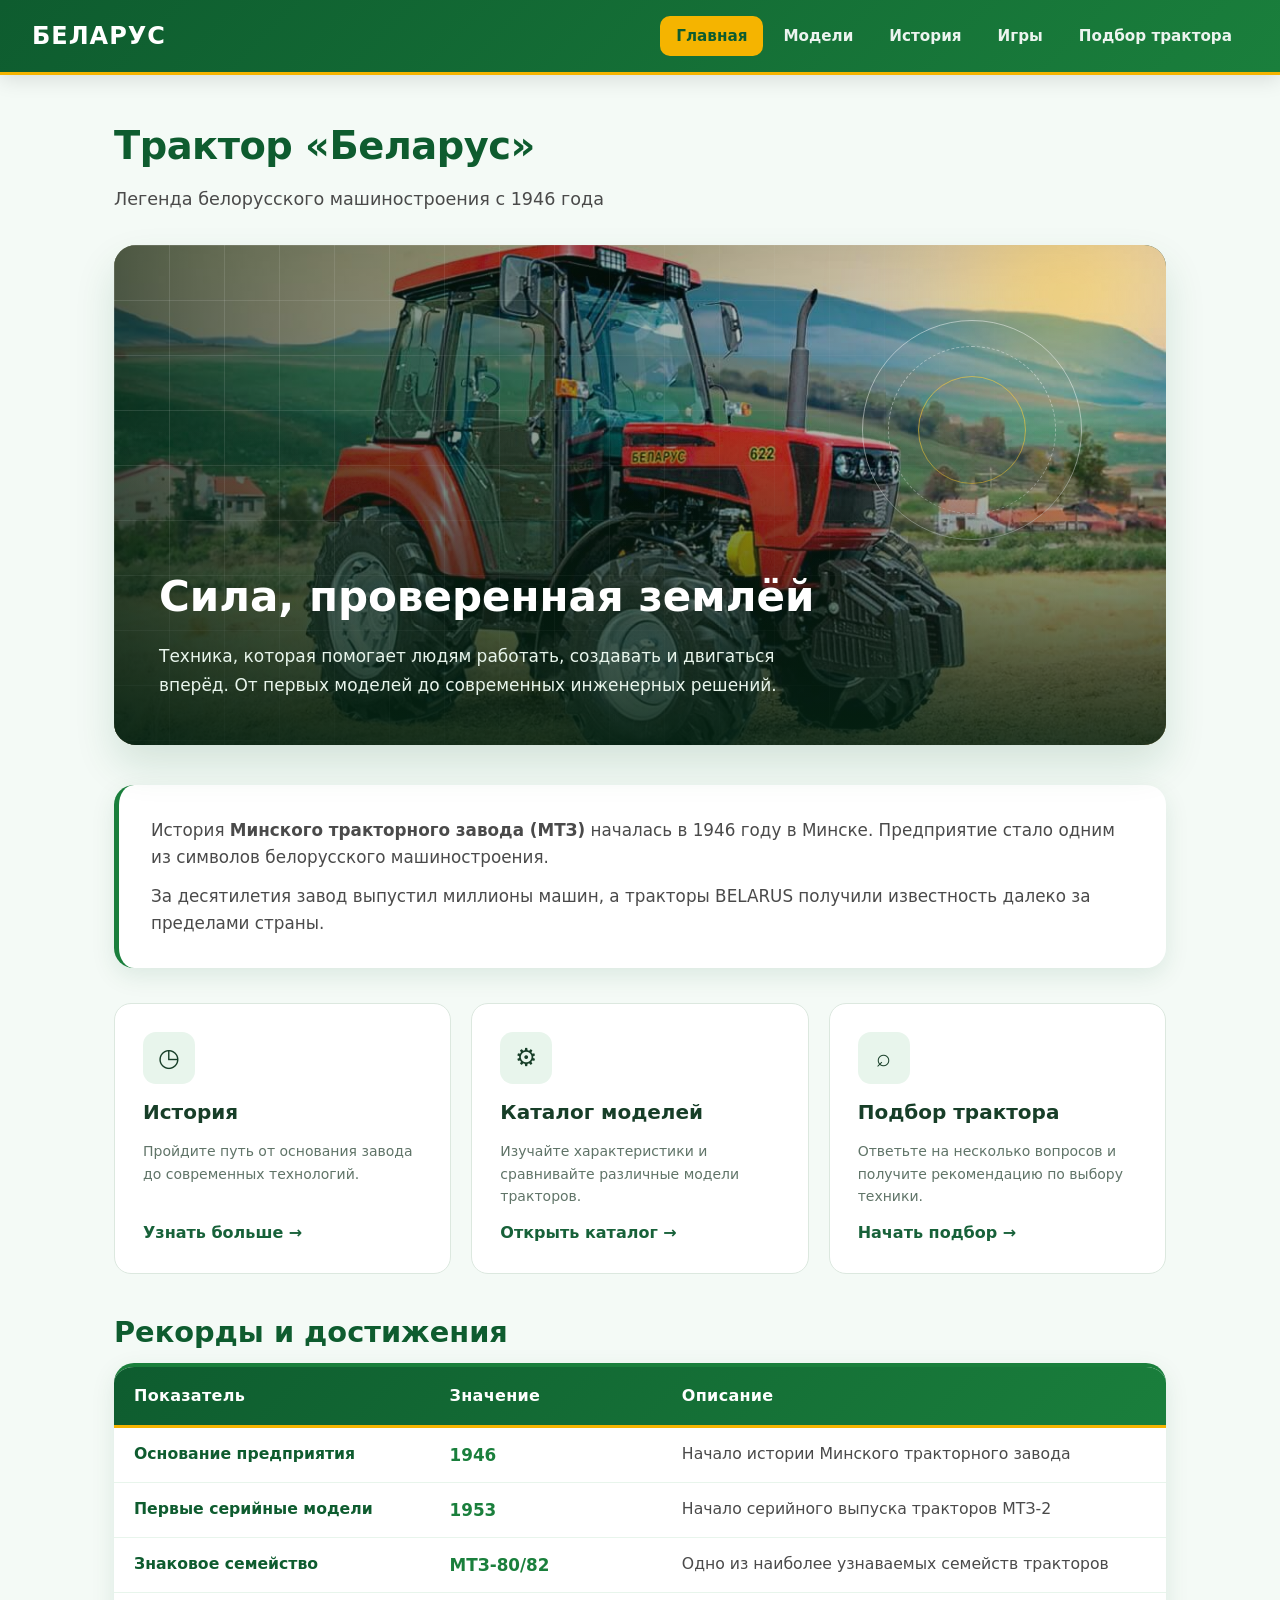
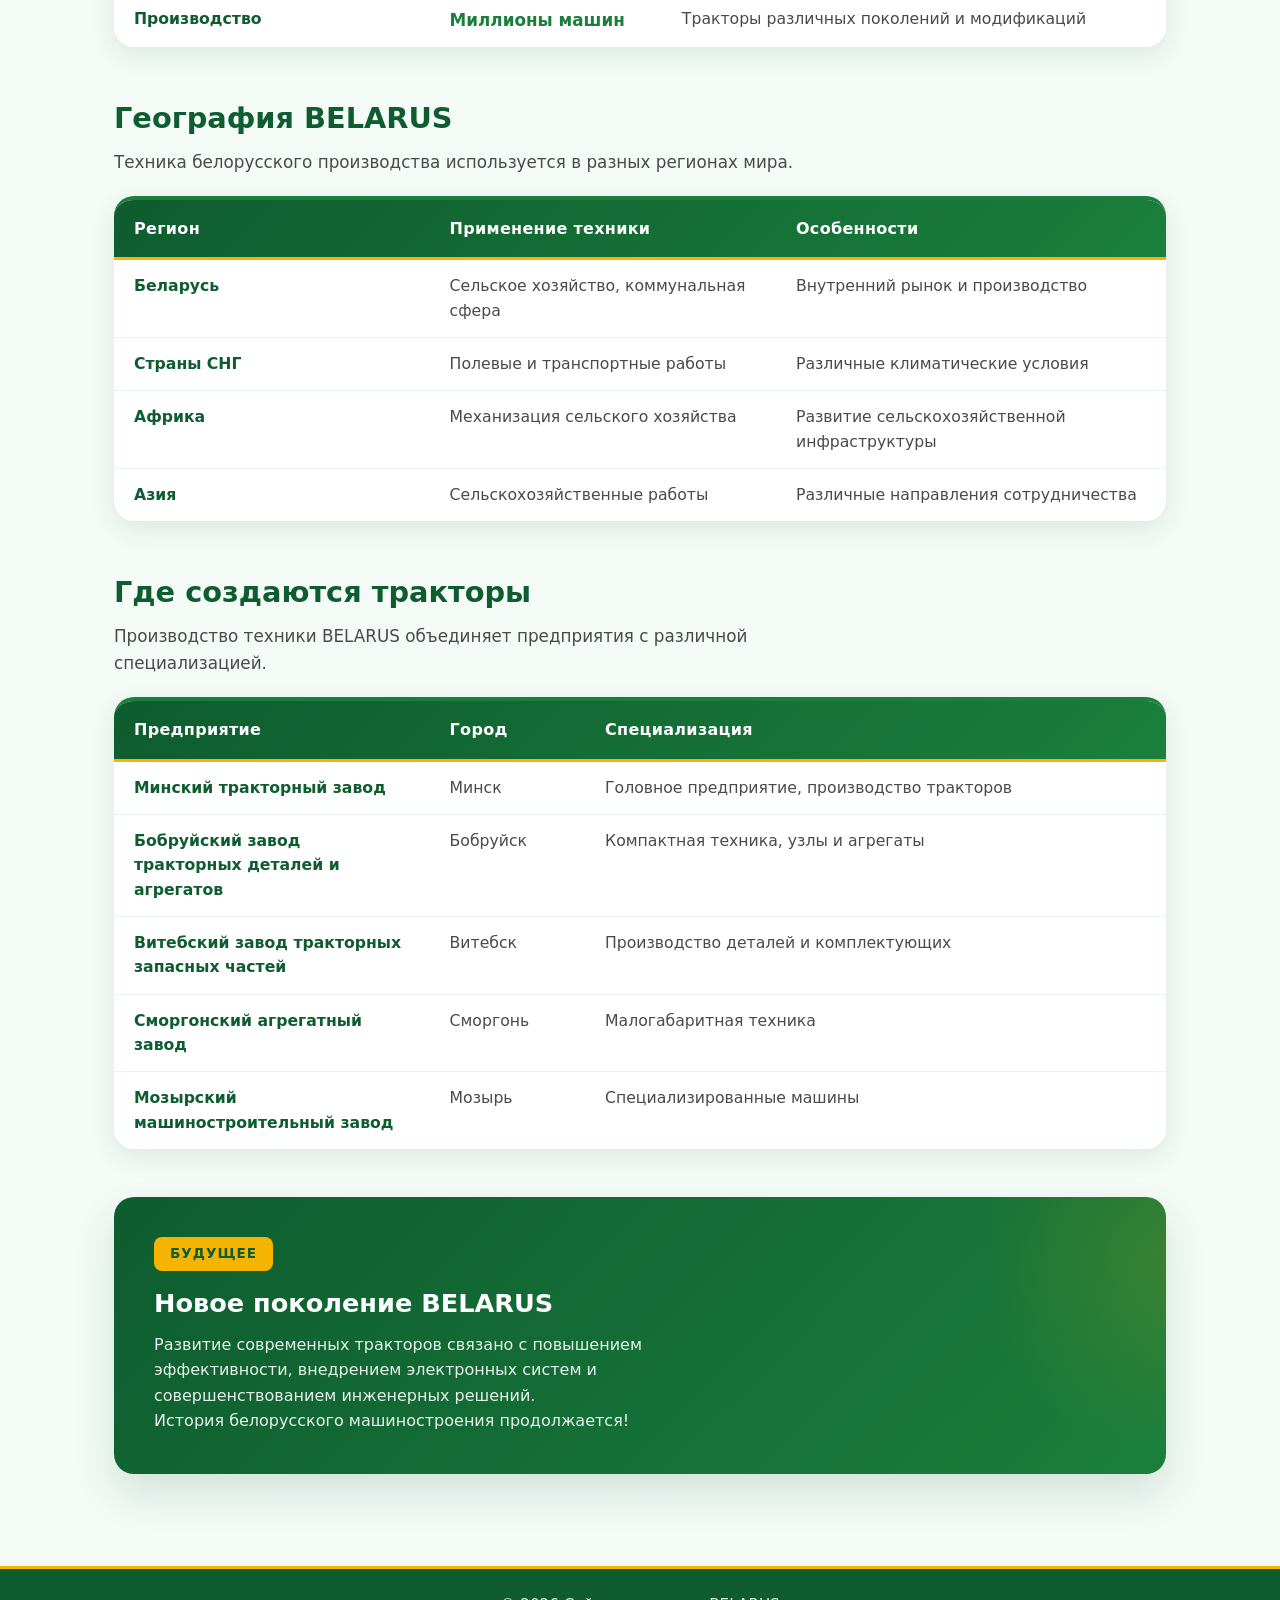
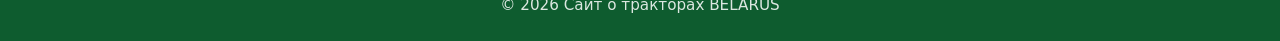
<file: index.html>
<!DOCTYPE html>
<html lang="ru">

<head>
    <meta charset="UTF-8">
    <meta name="viewport" content="width=device-width, initial-scale=1.0">

    <title>BELARUS — Главная</title>

    <link rel="stylesheet" href="css/style.css">

</head>

<body>

    <!-- ШАПКА -->

    <header>
        <div class="logo">БЕЛАРУС</div>

        <nav>
            <a href="index.html" class="active">Главная</a>
            <a href="models.html">Модели</a>
            <a href="history.html">История</a>
            <a href="games.html">Игры</a>
            <a href="selector.html">Подбор трактора</a>
        </nav>
    </header>

    <main>

        <!-- ГЛАВНЫЙ ЗАГОЛОВОК -->

        <h1 class="home-title">Трактор «Беларус»</h1>

        <p class="lead home-lead">
            Легенда белорусского машиностроения с 1946 года
        </p>

        <!-- АНИМИРОВАННЫЙ БАННЕР -->

        <div class="hero-wrap home-hero">

            <img src="images/6221.jpg" alt="Трактор BELARUS" class="hero">

            <!-- АНИМИРОВАННЫЕ ЭЛЕМЕНТЫ -->

            <div class="home-grid" aria-hidden="true"></div>
            <div class="home-glow" aria-hidden="true"></div>
            <div class="home-circle" aria-hidden="true"></div>

            <!-- ТЕКСТ -->

            <div class="hero-overlay">

                <h2>Сила, проверенная землёй</h2>

                <p>
                    Техника, которая помогает людям работать,
                    создавать и двигаться вперёд.
                    От первых моделей до современных
                    инженерных решений.
                </p>

            </div>

        </div>

        <!-- ВВЕДЕНИЕ -->

        <div class="intro">

            <p>
                История <b>Минского тракторного завода (МТЗ)</b>
                началась в 1946 году в Минске.
                Предприятие стало одним из символов
                белорусского машиностроения.
            </p>

            <p>
                За десятилетия завод выпустил миллионы машин,
                а тракторы BELARUS получили известность
                далеко за пределами страны.
            </p>

        </div>

        <!-- БЫСТРАЯ НАВИГАЦИЯ -->

        <section class="home-navigation">

            <a href="history.html" class="home-nav-card">

                <span class="card-icon">◷</span>

                <h3>История</h3>

                <p>
                    Пройдите путь от основания завода
                    до современных технологий.
                </p>

                <span class="card-link">Узнать больше →</span>

            </a>

            <a href="models.html" class="home-nav-card">

                <span class="card-icon">⚙</span>

                <h3>Каталог моделей</h3>

                <p>
                    Изучайте характеристики и сравнивайте
                    различные модели тракторов.
                </p>

                <span class="card-link">Открыть каталог →</span>

            </a>

            <a href="selector.html" class="home-nav-card">

                <span class="card-icon">⌕</span>

                <h3>Подбор трактора</h3>

                <p>
                    Ответьте на несколько вопросов
                    и получите рекомендацию по выбору техники.
                </p>

                <span class="card-link">Начать подбор →</span>

            </a>

        </section>

        <!-- ДОСТИЖЕНИЯ -->

        <section class="table-section">

            <h2>Рекорды и достижения</h2>

            <div class="table-wrap">

                <table class="info-table">

                    <thead>
                        <tr>
                            <th>Показатель</th>
                            <th>Значение</th>
                            <th>Описание</th>
                        </tr>
                    </thead>

                    <tbody>

                        <tr>
                            <td>Основание предприятия</td>
                            <td class="value">1946</td>
                            <td>Начало истории Минского тракторного завода</td>
                        </tr>

                        <tr>
                            <td>Первые серийные модели</td>
                            <td class="value">1953</td>
                            <td>Начало серийного выпуска тракторов МТЗ-2</td>
                        </tr>

                        <tr>
                            <td>Знаковое семейство</td>
                            <td class="value">МТЗ-80/82</td>
                            <td>Одно из наиболее узнаваемых семейств тракторов</td>
                        </tr>

                        <tr>
                            <td>Производство</td>
                            <td class="value">Миллионы машин</td>
                            <td>Тракторы различных поколений и модификаций</td>
                        </tr>

                    </tbody>

                </table>

            </div>

        </section>

        <!-- ГЕОГРАФИЯ -->

        <section class="table-section">

            <h2>География BELARUS</h2>

            <p class="section-lead">
                Техника белорусского производства используется
                в разных регионах мира.
            </p>

            <div class="table-wrap">

                <table class="info-table">

                    <thead>
                        <tr>
                            <th>Регион</th>
                            <th>Применение техники</th>
                            <th>Особенности</th>
                        </tr>
                    </thead>

                    <tbody>

                        <tr>
                            <td>Беларусь</td>
                            <td>Сельское хозяйство, коммунальная сфера</td>
                            <td>Внутренний рынок и производство</td>
                        </tr>

                        <tr>
                            <td>Страны СНГ</td>
                            <td>Полевые и транспортные работы</td>
                            <td>Различные климатические условия</td>
                        </tr>

                        <tr>
                            <td>Африка</td>
                            <td>Механизация сельского хозяйства</td>
                            <td>Развитие сельскохозяйственной инфраструктуры</td>
                        </tr>

                        <tr>
                            <td>Азия</td>
                            <td>Сельскохозяйственные работы</td>
                            <td>Различные направления сотрудничества</td>
                        </tr>

                    </tbody>

                </table>

            </div>

        </section>

        <!-- ПРОИЗВОДСТВО -->

        <section class="table-section">

            <h2>Где создаются тракторы</h2>

            <p class="section-lead">
                Производство техники BELARUS объединяет
                предприятия с различной специализацией.
            </p>

            <div class="table-wrap">

                <table class="info-table">

                    <thead>
                        <tr>
                            <th>Предприятие</th>
                            <th>Город</th>
                            <th>Специализация</th>
                        </tr>
                    </thead>

                    <tbody>

                        <tr>
                            <td>Минский тракторный завод</td>
                            <td>Минск</td>
                            <td>Головное предприятие, производство тракторов</td>
                        </tr>

                        <tr>
                            <td>Бобруйский завод тракторных деталей и агрегатов</td>
                            <td>Бобруйск</td>
                            <td>Компактная техника, узлы и агрегаты</td>
                        </tr>

                        <tr>
                            <td>Витебский завод тракторных запасных частей</td>
                            <td>Витебск</td>
                            <td>Производство деталей и комплектующих</td>
                        </tr>

                        <tr>
                            <td>Сморгонский агрегатный завод</td>
                            <td>Сморгонь</td>
                            <td>Малогабаритная техника</td>
                        </tr>

                        <tr>
                            <td>Мозырский машиностроительный завод</td>
                            <td>Мозырь</td>
                            <td>Специализированные машины</td>
                        </tr>

                    </tbody>

                </table>

            </div>

        </section>

        <!-- БУДУЩЕЕ -->

        <section class="future-section">

            <div class="future-card">

                <div class="future-badge">БУДУЩЕЕ</div>

                <h2>Новое поколение BELARUS</h2>

                <p>
                    Развитие современных тракторов связано
                    с повышением эффективности, внедрением
                    электронных систем и совершенствованием
                    инженерных решений.
                </p>

                <p>
                    История белорусского машиностроения продолжается!
                </p>

            </div>

        </section>

    </main>

    <footer>
        <p>© 2026 Сайт о тракторах BELARUS</p>
    </footer>

    <script src="js/main.js"></script>

</body>

</html>
</file>
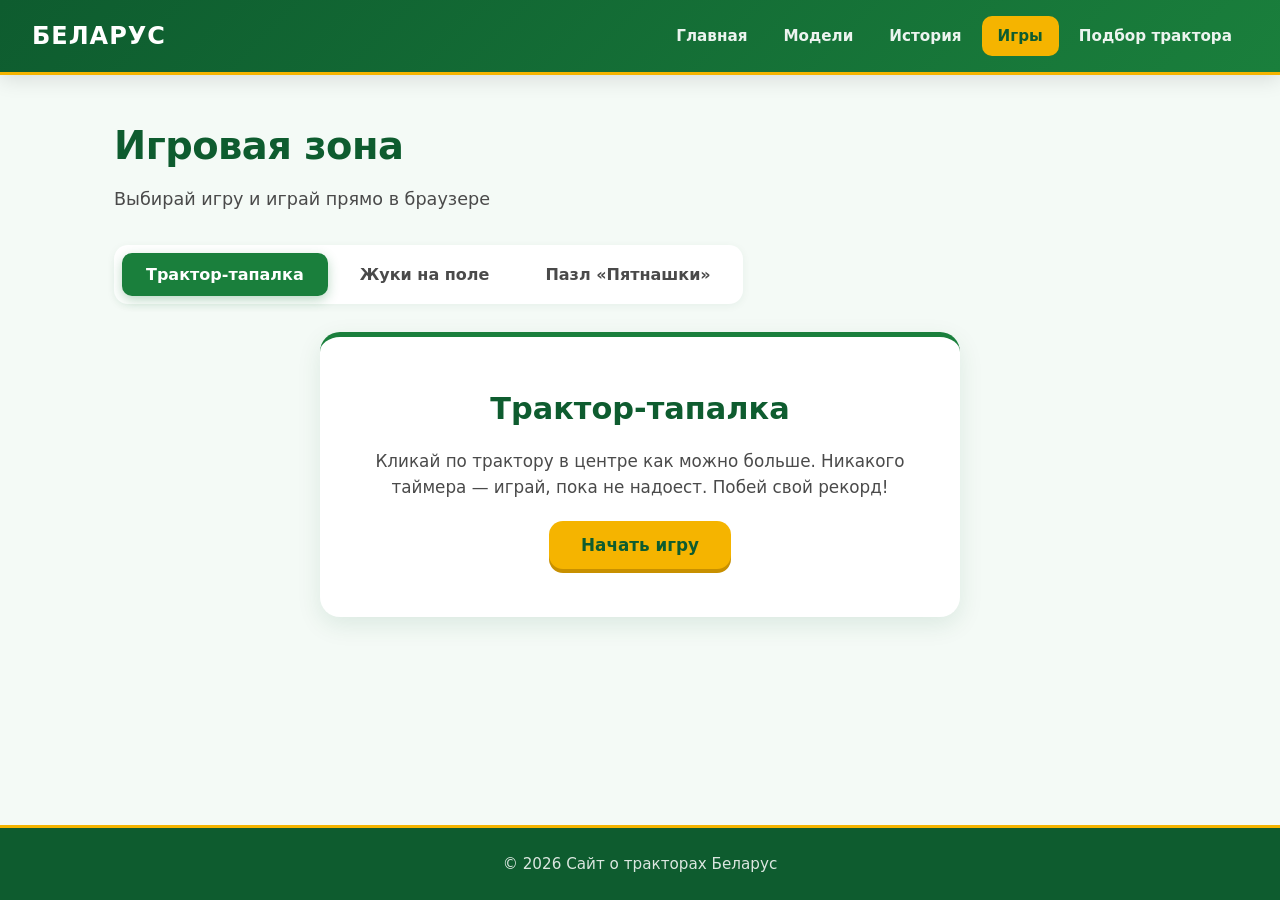
<file: games.html>
<!DOCTYPE html>
<html lang="ru">
<head>
    <meta charset="UTF-8">
    <meta name="viewport" content="width=device-width, initial-scale=1.0">
    <title>Игры о Беларус</title>
    <link rel="stylesheet" href="css/style.css">
    <link rel="stylesheet" href="css/games.css">
</head>
<body>
    <header>
        <div class="logo">БЕЛАРУС</div>
        <nav>
            <a href="index.html">Главная</a>
            <a href="models.html">Модели</a>
            <a href="history.html">История</a>
            <a href="games.html">Игры</a>
            <a href="selector.html">Подбор трактора</a>
        </nav>
    </header>

    <main>
        <h1>Игровая зона</h1>
        <p class="lead">Выбирай игру и играй прямо в браузере</p>

        <div class="game-tabs">
            <button class="game-tab active" data-tab="tap">Трактор-тапалка</button>
            <button class="game-tab" data-tab="bugs">Жуки на поле</button>
            <button class="game-tab" data-tab="puzzle">Пазл «Пятнашки»</button>
        </div>

        <div class="game-panel active" id="panel-tap">
            <div class="game-start" id="tapStart">
                <h2>Трактор-тапалка</h2>
                <p>Кликай по трактору в центре как можно больше. Никакого таймера — играй, пока не надоест. Побей свой рекорд!</p>
                <div class="record-badge hidden" id="tapRecordBadge">
                    Рекорд: <span id="tapRecordVal">0</span>
                </div>
                <button class="btn-primary" id="tapStartBtn">Начать игру</button>
            </div>

            <div class="game-area hidden" id="tapArea">
                <div class="game-hud">
                    <div class="hud-cell">Тапов: <span class="hud-score" id="tapScore">0</span></div>
                    <button class="btn-ghost" id="tapReset">Сбросить</button>
                    <div class="hud-cell">Рекорд: <span class="hud-score" id="tapRecord">0</span></div>
                </div>

                <div class="game-field tap-field" id="tapField">
                    <div class="ring"></div>
                    <div class="tap-target" id="tapTarget">🚜</div>
                    <div class="hint">КЛИКАЙ ПО ТРАКТОРУ</div>
                    <div class="toast" id="tapToast">Новый рекорд!</div>
                </div>

                <button class="btn-ghost" id="tapBack">Вернуться к началу</button>
            </div>
        </div>

        <div class="game-panel" id="panel-bugs">
            <div class="game-start" id="bugsStart">
                <h2>Жуки на поле</h2>
                <p>Жуки вылезают из земли <b>в хаотичном порядке</b> — где хотят и когда хотят. Успей кликнуть по каждому, пока он не спрятался! У тебя 30 секунд.</p>
                <button class="btn-primary" id="bugsStartBtn">Начать игру</button>
            </div>

            <div class="game-area hidden" id="bugsArea">
                <div class="game-hud">
                    <div class="hud-cell">Очки: <span class="hud-score" id="bugsScore">0</span></div>
                    <div class="hud-cell">Время: <span class="hud-score" id="bugsTime">30</span> с</div>
                </div>

                <div class="game-field bug-field" id="bugsField">
                    <div class="game-over" id="bugsOver">
                        <h2>Игра окончена</h2>
                        <div class="final-score">Твой счёт: <b id="bugsFinalScore">0</b></div>
                        <div class="verdict" id="bugsVerdict"></div>
                        <button class="btn-primary" id="bugsAgain">Ещё раз</button>
                    </div>
                </div>

                <button class="btn-ghost" id="bugsBack">Вернуться к началу</button>
            </div>
        </div>

        <div class="game-panel" id="panel-puzzle">
            <div class="game-start" id="puzzleStart">
                <h2>Пазл «Пятнашки»</h2>
                <p>Перемещай плитки, кликая по ним рядом с пустой клеткой. Собери все числа по порядку: от <b>1</b> до <b>8</b>, чтобы пустая клетка оказалась в правом нижнем углу.</p>
                <button class="btn-primary" id="puzzleStartBtn">Начать игру</button>
            </div>

            <div class="game-area hidden" id="puzzleArea">
                <div class="game-hud">
                    <div class="hud-cell">Ходов: <span class="hud-score" id="puzzleMoves">0</span></div>
                    <button class="btn-ghost" id="puzzleShuffle">Перемешать</button>
                    <div class="hud-cell">Время: <span class="hud-score" id="puzzleTime">00:00</span></div>
                </div>

                <div class="puzzle-wrap">
                    <div class="puzzle-grid" id="puzzleGrid"></div>

                    <div class="game-over" id="puzzleWin">
                        <h2>Пазл собран!</h2>
                        <div class="final-score">Ходов: <b id="puzzleFinalMoves">0</b></div>
                        <div class="verdict" id="puzzleFinalTime"></div>
                        <button class="btn-primary" id="puzzleAgain">Ещё раз</button>
                    </div>
                </div>

                <button class="btn-ghost" id="puzzleBack">Вернуться к началу</button>
            </div>
        </div>
    </main>

    <footer><p>© 2026 Сайт о тракторах Беларус</p></footer>

    <script src="js/main.js"></script>
    <script src="js/games.js"></script>
</body>
</html>
</file>
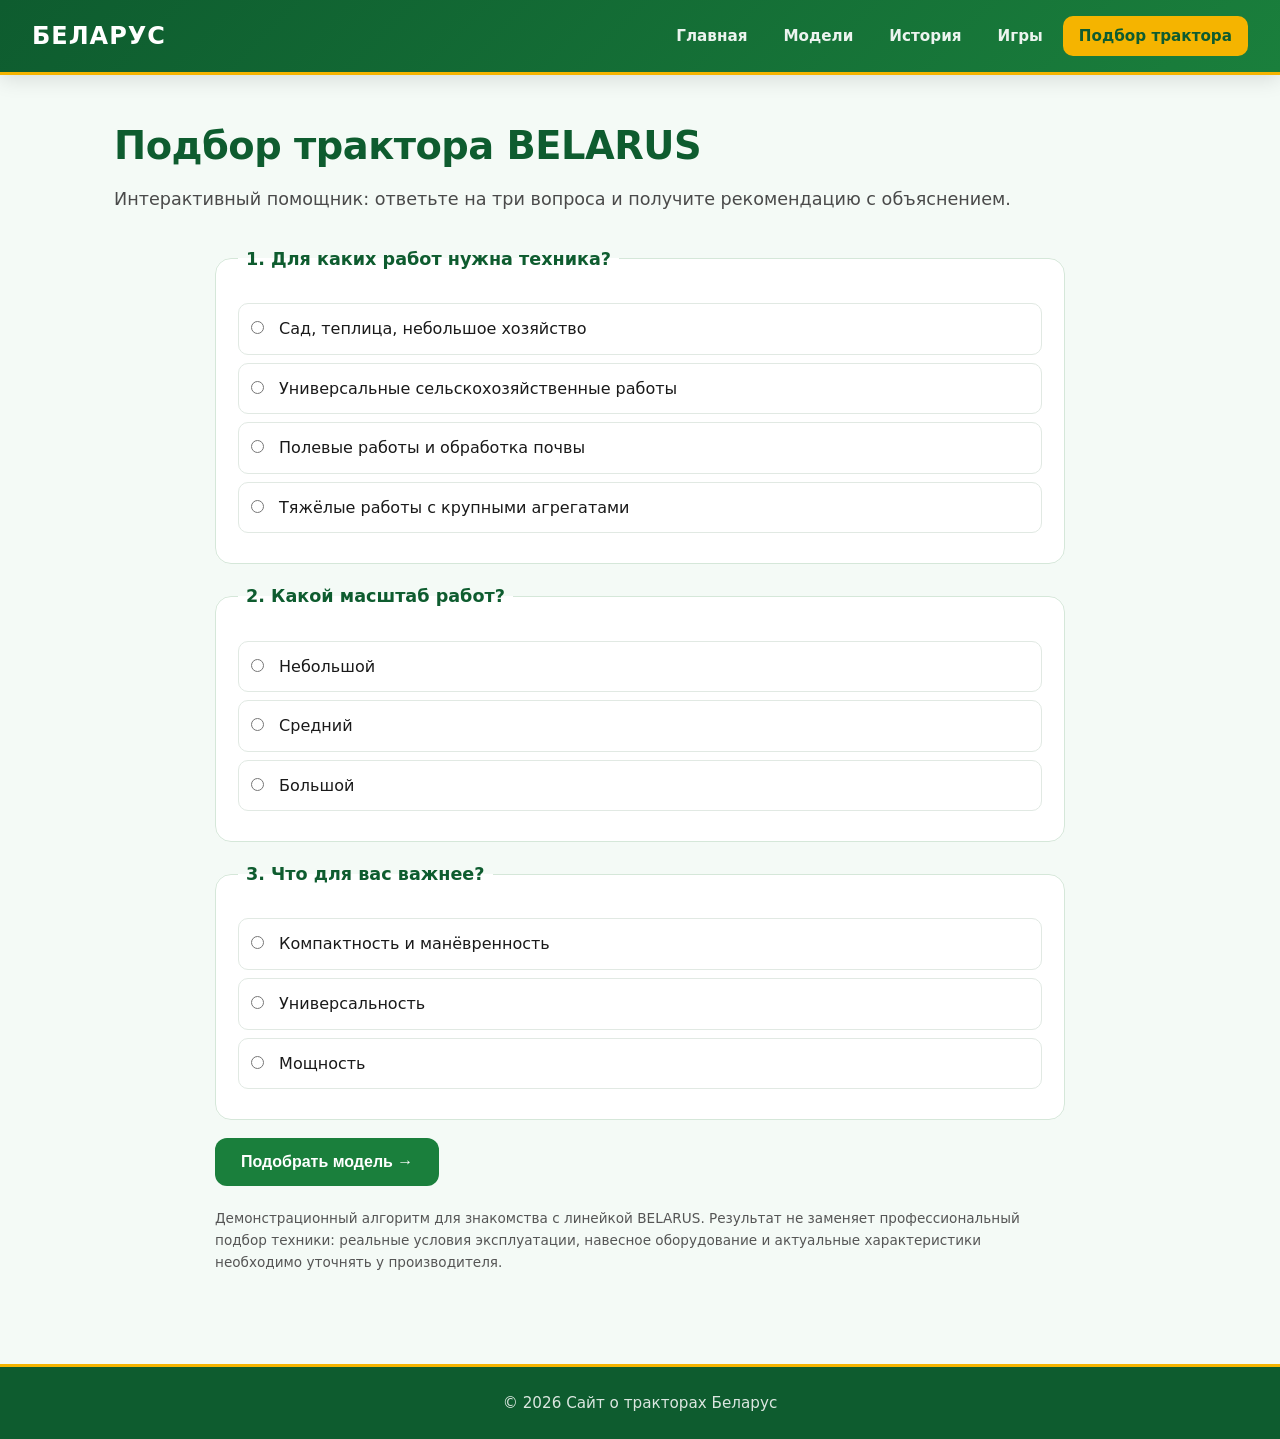
<file: selector.html>
<!DOCTYPE html><html lang="ru"><head><meta charset="UTF-8"><meta name="viewport" content="width=device-width,initial-scale=1"><title>Подбор трактора BELARUS</title><link rel="stylesheet" href="css/style.css"><link rel="stylesheet" href="css/selector.css"></head><body><header><div class="logo">БЕЛАРУС</div><nav><a href="index.html">Главная</a><a href="models.html">Модели</a><a href="history.html">История</a><a href="games.html">Игры</a><a href="selector.html" class="active">Подбор трактора</a></nav></header><main><h1>Подбор трактора BELARUS</h1><p class="lead">Интерактивный помощник: ответьте на три вопроса и получите рекомендацию с объяснением.</p><section class="selector"><form id="tractor-form"><fieldset><legend>1. Для каких работ нужна техника?</legend><label><input type="radio" name="task" value="garden" required> Сад, теплица, небольшое хозяйство</label><label><input type="radio" name="task" value="universal"> Универсальные сельскохозяйственные работы</label><label><input type="radio" name="task" value="field"> Полевые работы и обработка почвы</label><label><input type="radio" name="task" value="heavy"> Тяжёлые работы с крупными агрегатами</label></fieldset><fieldset><legend>2. Какой масштаб работ?</legend><label><input type="radio" name="scale" value="small" required> Небольшой</label><label><input type="radio" name="scale" value="medium"> Средний</label><label><input type="radio" name="scale" value="large"> Большой</label></fieldset><fieldset><legend>3. Что для вас важнее?</legend><label><input type="radio" name="priority" value="compact" required> Компактность и манёвренность</label><label><input type="radio" name="priority" value="balance"> Универсальность</label><label><input type="radio" name="priority" value="power"> Мощность</label></fieldset><button type="submit">Подобрать модель →</button></form><div id="result" class="result hidden" aria-live="polite"></div><p class="disclaimer">Демонстрационный алгоритм для знакомства с линейкой BELARUS. Результат не заменяет профессиональный подбор техники: реальные условия эксплуатации, навесное оборудование и актуальные характеристики необходимо уточнять у производителя.</p></section></main><footer><p>© 2026 Сайт о тракторах Беларус</p></footer><script src="js/selector.js"></script></body></html>
</file>
<file: css/style.css>
/* =========================================================
   ОСНОВНЫЕ СТИЛИ САЙТА
   Светлая тема: белый + зелёный + золотой акцент
   ========================================================= */

:root {
  --green-dark:  #0e5c2f;
  --green:       #1a7f3c;
  --green-mid:   #2ea351;
  --green-light: #e8f5ec;
  --green-pale:  #f4faf6;
  --red:         #d32f2f;
  --gold:        #f5b400;
  --gold-dark:   #c89000;
  --white:       #ffffff;
  --text:        #1a1a1a;
  --text-soft:   #4a4a4a;

  --shadow-sm: 0 2px 8px rgba(14,92,47,.06);
  --shadow-md: 0 8px 24px rgba(14,92,47,.10);
  --shadow-lg: 0 20px 40px rgba(14,92,47,.14);

  --radius:    14px;
  --radius-lg: 20px;
}

* { margin: 0; padding: 0; box-sizing: border-box; }

html { scroll-behavior: smooth; }

body {
  font-family: 'Segoe UI', system-ui, -apple-system, Arial, sans-serif;
  background: var(--green-pale);
  color: var(--text);
  line-height: 1.6;
  min-height: 100vh;
  display: flex;
  flex-direction: column;
}

.hidden { display: none !important; }

/* ===== ШАПКА ===== */
header {
  background: linear-gradient(135deg, var(--green-dark), var(--green));
  color: #fff;
  padding: 16px 32px;
  display: flex;
  justify-content: space-between;
  align-items: center;
  flex-wrap: wrap;
  gap: 16px;
  position: sticky;
  top: 0;
  z-index: 100;
  box-shadow: 0 4px 20px rgba(0,0,0,.12);
  border-bottom: 3px solid var(--gold);
}

.logo {
  font-size: 1.5rem;
  font-weight: 800;
  letter-spacing: 1px;
  display: flex;
  align-items: center;
  gap: 10px;
}

nav { display: flex; gap: 4px; flex-wrap: wrap; }

nav a {
  color: #fff;
  text-decoration: none;
  padding: 8px 16px;
  border-radius: 10px;
  font-weight: 600;
  font-size: .95rem;
  transition: background .2s, transform .2s;
  opacity: .92;
}
nav a:hover {
  background: rgba(255,255,255,.15);
  transform: translateY(-1px);
  opacity: 1;
}
nav a.active {
  background: var(--gold);
  color: var(--green-dark);
  opacity: 1;
}

/* ===== ОСНОВНОЙ БЛОК ===== */
main {
  max-width: 1100px;
  width: 100%;
  margin: 0 auto;
  padding: 40px 24px 60px;
  flex: 1;
}

h1 {
  color: var(--green-dark);
  font-size: 2.4rem;
  margin-bottom: 8px;
  letter-spacing: -.5px;
}

h2 {
  color: var(--green-dark);
  font-size: 1.5rem;
  margin-bottom: 12px;
}

.lead {
  color: var(--text-soft);
  font-size: 1.1rem;
  margin-bottom: 32px;
}

/* ===== ГЕРОЙ-БЛОК ===== */
.hero-wrap {
  position: relative;
  border-radius: var(--radius-lg);
  overflow: hidden;
  box-shadow: var(--shadow-lg);
  margin-bottom: 40px;
  background: var(--green-light);
}
.hero {
  width: 100%;
  max-height: 520px;
  object-fit: cover;
  display: block;
}
.hero-overlay {
  position: absolute;
  inset: 0;
  background: linear-gradient(180deg, transparent 40%, rgba(14,92,47,.78));
  display: flex;
  flex-direction: column;
  justify-content: flex-end;
  padding: 40px;
  color: #fff;
}
.hero-overlay h2 {
  color: #fff;
  font-size: 2rem;
  margin-bottom: 8px;
}
.hero-overlay p {
  font-size: 1.05rem;
  opacity: .95;
  max-width: 600px;
}

/* ===== ВВОДНЫЙ БЛОК ===== */
.intro {
  background: #fff;
  padding: 32px;
  border-radius: var(--radius-lg);
  box-shadow: var(--shadow-md);
  margin-bottom: 32px;
  border-left: 5px solid var(--green);
}
.intro p {
  font-size: 1.05rem;
  color: var(--text-soft);
}
.intro p + p { margin-top: 12px; }

/* ===== КАРТОЧКИ МОДЕЛЕЙ ===== */
.cards {
  display: grid;
  grid-template-columns: repeat(3, 1fr);
  gap: 24px;
  margin-bottom: 32px;
}

.card {
  background: #fff;
  padding: 28px;
  border-radius: var(--radius-lg);
  box-shadow: var(--shadow-sm);
  border-top: 4px solid var(--green);
  transition: transform .25s, box-shadow .25s;
}
.card:hover {
  transform: translateY(-4px);
  box-shadow: var(--shadow-lg);
}

.model-card {
  padding: 0;
  overflow: hidden;
  display: flex;
  flex-direction: column;
}

.card-image {
  width: 100%;
  height: 200px;
  background: linear-gradient(135deg, #e8f5ec 0%, #c8e6d0 100%);
  display: flex;
  align-items: center;
  justify-content: center;
  overflow: hidden;
  padding: 16px;
}

.card-image svg {
  width: 100%;
  height: 100%;
  max-height: 170px;
  transition: transform .35s ease;
}

.model-card:hover .card-image svg {
  transform: scale(1.08) translateY(-4px);
}

.card-body {
  padding: 20px 22px 24px;
  flex: 1;
  display: flex;
  flex-direction: column;
}

.card-body h3 {
  color: var(--green-dark);
  font-size: 1.2rem;
  margin-bottom: 8px;
}

.card-body p {
  color: var(--text-soft);
  font-size: .95rem;
  line-height: 1.55;
  margin-bottom: 12px;
  flex: 1;
}

.card-body .fact {
  display: inline-block;
  background: var(--green-light);
  color: var(--green-dark);
  padding: 6px 12px;
  border-radius: 8px;
  font-size: .85rem;
  font-weight: 600;
  align-self: flex-start;
}

/* ===== ТАЙМЛАЙН ===== */
.timeline {
  list-style: none;
  position: relative;
  padding-left: 40px;
  margin-top: 32px;
}
.timeline::before {
  content: '';
  position: absolute;
  left: 12px;
  top: 8px;
  bottom: 8px;
  width: 3px;
  background: linear-gradient(180deg, var(--green), var(--gold));
  border-radius: 2px;
}
.timeline li {
  position: relative;
  background: #fff;
  padding: 24px 28px;
  border-radius: var(--radius);
  margin-bottom: 20px;
  box-shadow: var(--shadow-sm);
  transition: transform .2s, box-shadow .2s;
}
.timeline li:hover {
  transform: translateX(4px);
  box-shadow: var(--shadow-md);
}
.timeline li::before {
  content: '';
  position: absolute;
  left: -34px;
  top: 30px;
  width: 14px;
  height: 14px;
  background: var(--gold);
  border: 3px solid var(--green-dark);
  border-radius: 50%;
}
.timeline li b {
  display: block;
  color: var(--green-dark);
  font-size: 1.3rem;
  margin-bottom: 10px;
  padding-bottom: 8px;
  border-bottom: 2px solid var(--green-light);
}
.timeline li p {
  color: var(--text-soft);
  font-size: .98rem;
  line-height: 1.7;
  margin: 0;
}

/* ===== ТАБЛИЦЫ ===== */
.table-section {
  margin-bottom: 48px;
}
.table-section h2 {
  font-size: 1.8rem;
  color: var(--green-dark);
  margin-bottom: 8px;
}
.table-section .section-lead {
  color: var(--text-soft);
  font-size: 1.05rem;
  margin-bottom: 20px;
  max-width: 750px;
}
.table-wrap {
  background: #fff;
  border-radius: var(--radius-lg);
  overflow: hidden;
  box-shadow: var(--shadow-md);
  border-top: 4px solid var(--green);
}
.info-table {
  width: 100%;
  border-collapse: collapse;
  font-size: .98rem;
}
.info-table thead {
  background: linear-gradient(135deg, var(--green-dark), var(--green));
  color: #fff;
}
.info-table th {
  padding: 16px 20px;
  text-align: left;
  font-weight: 700;
  font-size: 1rem;
  letter-spacing: .3px;
  border-bottom: 3px solid var(--gold);
}
.info-table td {
  padding: 14px 20px;
  border-bottom: 1px solid var(--green-light);
  color: var(--text-soft);
  vertical-align: top;
  line-height: 1.55;
}
.info-table tbody tr:last-child td {
  border-bottom: none;
}
.info-table tbody tr {
  transition: background .2s;
}
.info-table tbody tr:hover {
  background: var(--green-pale);
}
.info-table td:first-child {
  color: var(--green-dark);
  font-weight: 600;
  width: 30%;
}
.info-table td.value {
  color: var(--green);
  font-weight: 800;
  font-size: 1.05rem;
  white-space: nowrap;
}

/* ===== БЛОК БУДУЩЕГО ===== */
.future-section {
  margin-bottom: 32px;
}
.future-card {
  background: linear-gradient(135deg, var(--green-dark), var(--green));
  color: #fff;
  padding: 40px;
  border-radius: var(--radius-lg);
  box-shadow: var(--shadow-lg);
  position: relative;
  overflow: hidden;
}
.future-card::before {
  content: '';
  position: absolute;
  top: -50%;
  right: -20%;
  width: 400px;
  height: 400px;
  background: radial-gradient(circle, rgba(245,180,0,.15) 0%, transparent 70%);
  border-radius: 50%;
}
.future-badge {
  display: inline-block;
  background: var(--gold);
  color: var(--green-dark);
  padding: 6px 16px;
  border-radius: 8px;
  font-size: .85rem;
  font-weight: 800;
  letter-spacing: 1px;
  margin-bottom: 12px;
}
.future-card h2 {
  color: #fff;
  font-size: 1.6rem;
  margin-bottom: 8px;
}
.future-power {
  font-size: 2.5rem;
  font-weight: 800;
  color: var(--gold);
  margin-bottom: 12px;
}
.future-card p {
  color: rgba(255,255,255,.9);
  font-size: 1rem;
  max-width: 600px;
  line-height: 1.6;
}

/* ===== ПОДВАЛ ===== */
footer {
  text-align: center;
  padding: 24px;
  background: var(--green-dark);
  color: #fff;
  border-top: 3px solid var(--gold);
  font-size: .95rem;
}
footer p { opacity: .85; }

/* ===== КНОПКИ ===== */
.btn-primary {
  display: inline-block;
  padding: 14px 32px;
  font-size: 1.05rem;
  font-weight: 700;
  background: var(--gold);
  color: var(--green-dark);
  border: none;
  border-radius: var(--radius);
  cursor: pointer;
  transition: transform .15s, box-shadow .15s;
  box-shadow: 0 4px 0 var(--gold-dark);
  font-family: inherit;
  text-decoration: none;
}
.btn-primary:hover {
  transform: translateY(-2px);
  box-shadow: 0 6px 0 var(--gold-dark);
}
.btn-primary:active {
  transform: translateY(3px);
  box-shadow: 0 1px 0 var(--gold-dark);
}

.btn-ghost {
  display: inline-block;
  padding: 10px 20px;
  font-size: .95rem;
  font-weight: 600;
  background: #fff;
  color: var(--green-dark);
  border: 2px solid var(--green-light);
  border-radius: 10px;
  cursor: pointer;
  transition: background .15s, border-color .15s, transform .15s;
  font-family: inherit;
}
.btn-ghost:hover {
  background: var(--green-light);
  border-color: var(--green-mid);
  transform: translateY(-1px);
}


/* СТРАНИЦА ИСТОРИИ */

html {
    scroll-behavior: smooth;
}

.history-progress {
    position: fixed;
    z-index: 150;
    top: 0;
    left: 0;
    height: 4px;
    width: 0;
    background: #f5b400;
}

main.history-page {
    max-width: 1180px;
    margin: 0 auto;
    padding: 22px 20px;
}

.history-page section {
    margin-bottom: 74px;
}

.history-page h2 {
    font-size: clamp(1.7rem, 3vw, 2.5rem);
    line-height: 1.2;
    margin: 12px 0 20px;
}

.history-kicker {
    font-size: 0.78rem;
    font-weight: 800;
    letter-spacing: 0.15em;
    color: #dcae32;
}

/* ГЛАВНЫЙ ЭКРАН */

.history-hero {
    position: relative;
    isolation: isolate;
    overflow: hidden;
    min-height: 440px;
    display: flex;
    flex-direction: column;
    align-items: flex-start;
    justify-content: center;
    padding: 55px clamp(24px, 6vw, 72px);
    border-radius: 24px;

    background:
        radial-gradient(circle at 85% 15%, #358952, transparent 45%),
        linear-gradient(120deg, #0a4427, #12663a);

    color: white;
}

.history-hero h1 {
    position: relative;
    z-index: 1;
    color: white;
    font-size: clamp(2.7rem, 6vw, 5.2rem);
    line-height: 1.08;
    margin: 20px 0;
    letter-spacing: -0.05em;
}

.history-hero h1 em {
    font-style: normal;
    color: #f5c642;
}

.history-hero p {
    position: relative;
    z-index: 1;
    max-width: 600px;
    font-size: 1.1rem;
    color: #e1eee6;
    margin-bottom: 28px;
}

.hero-year {
    position: absolute;
    right: -15px;
    bottom: -90px;
    font-size: clamp(130px, 25vw, 330px);
    font-weight: 900;
    line-height: 1;
    color: #ffffff0b;
    pointer-events: none;
}

/* КНОПКИ */

.history-btn {
    display: inline-flex;
    align-items: center;
    justify-content: center;
    border: 0;
    border-radius: 12px;
    padding: 13px 20px;
    background: #f5b400;
    color: #163b25;
    text-decoration: none;
    font: inherit;
    font-weight: 800;
    cursor: pointer;
    transition: transform 0.2s, filter 0.2s;
}

.history-btn:hover {
    transform: translateY(-3px);
    filter: brightness(1.05);
}

.history-btn.secondary {
    background: #e4f3e9;
}

.history-btn[hidden] {
    display: none;
}

/* ОБЫЧНЫЕ КАРТОЧКИ */

.history-card {
    padding: clamp(24px, 4vw, 48px);
    background: white;
    border: 1px solid #dcece0;
    border-radius: 22px;
    box-shadow: 0 12px 30px #0e5c2f0a;
}

.history-card > p {
    max-width: 760px;
    color: #46584b;
}

/* ЦИФРЫ */

.history-facts {
    display: grid;
    grid-template-columns: repeat(3, 1fr);
    gap: 15px;
    margin-top: 30px;
}

.history-facts > div {
    padding: 20px;
    background: #eef7f0;
    border-radius: 14px;
}

.history-facts strong {
    display: block;
    font-size: clamp(1.4rem, 3vw, 2.2rem);
    color: #116139;
}

.history-facts span {
    font-size: 0.9rem;
    color: #46584b;
}

/* ВРЕМЕННАЯ ШКАЛА */

.history-timeline {
    position: relative;
    display: grid;
    gap: 22px;
    padding-left: 38px;
    margin-top: 35px;
}

.history-timeline::before {
    content: "";
    position: absolute;
    top: 8px;
    bottom: 8px;
    left: 11px;
    width: 3px;
    background: linear-gradient(#e2b13e, #1a7f3c);
}

.history-event {
    position: relative;
    display: grid;
    grid-template-columns: 150px minmax(0, 1fr);
    gap: 24px;
    padding: 26px;
    border-radius: 18px;
    background: white;
    border: 1px solid #dcece0;
    box-shadow: 0 7px 20px #0e5c2f0a;
}

.history-event::before {
    content: "";
    position: absolute;
    left: -35px;
    top: 34px;
    width: 16px;
    height: 16px;
    border: 4px solid #f5b400;
    border-radius: 50%;
    background: #125b35;
}

.history-year {
    font-size: clamp(1.4rem, 2.7vw, 2rem);
    font-weight: 900;
    color: #116139;
    letter-spacing: -0.04em;
}

.history-tag {
    font-size: 0.7rem;
    font-weight: 900;
    color: #9b7414;
    letter-spacing: 0.12em;
}

.history-event h3 {
    font-size: 1.3rem;
    margin: 4px 0 9px;
    color: #173e28;
}

.history-event p {
    color: #46584b;
}

/* РАСКРЫВАЮЩИЕСЯ ФАКТЫ */

.history-event details {
    margin-top: 14px;
    padding: 12px 15px;
    border-radius: 10px;
    background: #eff7f1;
}

.history-event summary {
    cursor: pointer;
    font-weight: 800;
    color: #12663a;
}

.history-event details p {
    margin-top: 9px;
}

/* СРАВНЕНИЕ */

.history-compare {
    display: grid;
    grid-template-columns: 1fr 1fr;
    gap: 18px;
}

.history-compare > div {
    background: #edf6f0;
    padding: 25px;
    border-radius: 15px;
    border-top: 4px solid #1a7f3c;
}

.history-compare > div:first-child {
    border-top-color: #d9a32a;
}

.history-compare span {
    font-size: 0.75rem;
    font-weight: 900;
    letter-spacing: 0.12em;
    color: #93701d;
}

.history-compare h3 {
    margin: 8px 0;
}

/* ВИКТОРИНА */

.history-quiz {
    background: linear-gradient(145deg, #f7fbf7, #e6f4e9);
}

.quiz-box {
    margin-top: 20px;
    padding: 25px;
    background: white;
    border-radius: 16px;
    box-shadow: 0 8px 20px #0e5c2f10;
}

#quizCount {
    color: #1a7f3c;
    font-size: 0.85rem;
    font-weight: 800;
    margin-bottom: 10px;
}

#quizQuestion {
    font-size: 1.3rem;
    margin-bottom: 17px;
}

#quizAnswers {
    display: grid;
    gap: 10px;
}

#quizAnswers button {
    text-align: left;
    padding: 13px 16px;
    border: 2px solid #d7e7da;
    border-radius: 11px;
    background: white;
    font: inherit;
    cursor: pointer;
    transition: 0.15s;
}

#quizAnswers button:not(:disabled):hover {
    border-color: #1a7f3c;
    background: #eef8f0;
}

#quizAnswers button.correct {
    border-color: #27834b;
    background: #dff4e6;
}

#quizAnswers button.wrong {
    border-color: #b74b45;
    background: #fae8e7;
}

#quizFeedback {
    margin: 15px 0;
    font-weight: 600;
}

/* ЗАВЕРШЕНИЕ */

.history-outro {
    padding: clamp(24px, 4vw, 48px);
    border-radius: 22px;
    background: #123f29;
    color: white;
}

.history-outro h2 {
    color: white;
}

.history-outro > p {
    color: #d9e9df;
    max-width: 760px;
}

.history-actions {
    display: flex;
    gap: 12px;
    flex-wrap: wrap;
    margin-top: 24px;
}

.history-source {
    font-size: 0.85rem;
    margin-top: 28px;
}

.history-source a {
    color: #f5c642;
}

/* АНИМАЦИИ ПРИ ПРОКРУТКЕ */

.reveal {
    opacity: 0;
    transform: translateY(24px);
    transition:
        opacity 0.65s ease,
        transform 0.65s ease;
}

.reveal.visible {
    opacity: 1;
    transform: none;
}

/* МОБИЛЬНАЯ ВЕРСИЯ */

@media (max-width: 680px) {
    .history-hero {
        min-height: 390px;
    }

    .history-facts {
        grid-template-columns: 1fr;
    }

    .history-event {
        grid-template-columns: 1fr;
        gap: 6px;
        padding: 20px;
    }

    .history-timeline {
        padding-left: 26px;
    }

    .history-timeline::before {
        left: 7px;
    }

    .history-event::before {
        left: -27px;
        width: 13px;
        height: 13px;
    }

    .history-compare {
        grid-template-columns: 1fr;
    }

    .history-page section {
        margin-bottom: 42px;
    }
}

@media (prefers-reduced-motion: reduce) {
    .reveal {
        opacity: 1;
        transform: none;
        transition: none;
    }

    .history-btn {
        transition: none;
    }
}


/* ===== ОСНОВНАЯ СТРАНИЦА ===== */

html {
    scroll-behavior: smooth;
}

main.catalog {
    max-width: 1200px;
    margin: 0 auto;
    padding: 25px 20px 60px;
}

.catalog-eyebrow {
    display: block;
    font-size: 12px;
    font-weight: 800;
    letter-spacing: 3px;
    color: #d9a52a;
    margin-bottom: 15px;
}

/* ===== HERO ===== */

.catalog-hero {
    position: relative;
    min-height: 420px;
    padding: 60px;
    border-radius: 25px;
    overflow: hidden;

    display: flex;
    align-items: center;

    background:
        radial-gradient(circle at 80% 30%, #287d49, transparent 45%),
        linear-gradient(120deg, #092e1d, #145d36);

    color: white;
}

.catalog-hero-content {
    position: relative;
    z-index: 2;
    max-width: 650px;
}

.catalog-hero h1 {
    font-size: clamp(45px, 6vw, 78px);
    line-height: 1.05;
    letter-spacing: -3px;
    color: white;
    margin-bottom: 25px;
}

.catalog-hero h1 span {
    color: #f5c542;
}

.catalog-hero p {
    color: #e0eee4;
    max-width: 520px;
    line-height: 1.8;
    margin-bottom: 30px;
}

.catalog-hero-btn {
    display: inline-block;
    padding: 14px 24px;
    border-radius: 12px;
    background: #f5bd32;
    color: #153b26;
    text-decoration: none;
    font-weight: 800;
    transition: 0.25s;
}

.catalog-hero-btn:hover {
    transform: translateY(-4px);
    background: #ffce54;
}

/* ДЕКОРАТИВНАЯ АНИМАЦИЯ */

.catalog-hero-decoration {
    position: absolute;
    right: 30px;
    bottom: 25px;
    display: flex;
    flex-direction: column;
    align-items: flex-end;
    opacity: 0.14;

    animation: catalogFloat 6s ease-in-out infinite;
}

.catalog-hero-decoration span {
    font-size: clamp(130px, 20vw, 250px);
    font-weight: 900;
    line-height: 1;
}

.catalog-hero-decoration small {
    font-size: 14px;
    font-weight: 800;
    letter-spacing: 3px;
}

@keyframes catalogFloat {
    0%, 100% {
        transform: translateY(0);
    }

    50% {
        transform: translateY(-20px);
    }
}

/* ===== ЗАГОЛОВКИ ===== */

.catalog-section,
.compare-section {
    margin-top: 75px;
}

.catalog-heading {
    display: flex;
    justify-content: space-between;
    align-items: flex-end;
    gap: 20px;
    margin-bottom: 30px;
}

.catalog-heading h2 {
    font-size: clamp(28px, 4vw, 40px);
    margin: 0;
}

.catalog-heading p {
    color: #647267;
    margin-top: 12px;
}

.catalog-counter {
    padding: 10px 18px;
    border-radius: 30px;
    background: #e5f2e8;
    color: #176139;
    font-size: 13px;
    font-weight: 800;
    white-space: nowrap;
}

/* ===== ФИЛЬТРЫ ===== */

.catalog-controls {
    display: grid;
    grid-template-columns: 1.5fr 1fr 1fr;
    gap: 15px;
    padding: 22px;
    margin-bottom: 30px;
    border: 1px solid #dce8df;
    border-radius: 18px;
    background: white;
}

.catalog-controls label {
    display: flex;
    flex-direction: column;
    gap: 9px;
    font-size: 13px;
    font-weight: 700;
    color: #31523d;
}

.catalog-controls input,
.catalog-controls select {
    width: 100%;
    min-width: 0;
    padding: 13px 15px;
    border: 1px solid #d4e3d7;
    border-radius: 10px;
    background: #f8fbf9;
    color: #183c28;
    font: inherit;
    font-size: 14px;
    outline: none;
    transition: 0.2s;
}

.catalog-controls input:focus,
.catalog-controls select:focus {
    border-color: #21854b;
    box-shadow: 0 0 0 3px #21854b20;
}

/* ===== КАРТОЧКИ ===== */

.catalog-grid {
    display: grid;
    grid-template-columns: repeat(3, minmax(0, 1fr));
    gap: 23px;
}

.catalog-model {
    display: flex;
    flex-direction: column;
    overflow: hidden;
    border: 1px solid #e0e9e2;
    border-radius: 20px;
    background: white;
    box-shadow: 0 8px 25px #123b210b;

    animation: modelAppear 0.45s ease both;
    transition: transform 0.25s, box-shadow 0.25s;
}

.catalog-model:hover {
    transform: translateY(-7px);
    box-shadow: 0 18px 35px #123b2120;
}

@keyframes modelAppear {
    from {
        opacity: 0;
        transform: translateY(22px);
    }

    to {
        opacity: 1;
        transform: translateY(0);
    }
}

.catalog-model-image {
    position: relative;
    height: 210px;
    display: flex;
    justify-content: center;
    align-items: center;
    padding: 15px;
    overflow: hidden;

    background:
        radial-gradient(circle at center, #ffffff, #e9f1ec);
}

.catalog-model-image img {
    width: 100%;
    height: 100%;
    object-fit: contain;
    transition: transform 0.4s;
}

.catalog-model:hover img {
    transform: scale(1.08);
}

.catalog-model-tag {
    position: absolute;
    top: 14px;
    left: 14px;
    padding: 7px 11px;
    border-radius: 7px;
    background: #17633b;
    color: white;
    font-size: 11px;
    font-weight: 800;
    z-index: 1;
}

.catalog-model-body {
    display: flex;
    flex-direction: column;
    flex: 1;
    padding: 23px;
}

.catalog-model-body h3 {
    font-size: 23px;
    color: #173e28;
    margin: 0 0 12px;
}

.catalog-model-body > p {
    color: #647267;
    font-size: 14px;
    line-height: 1.7;
    margin-bottom: 20px;
}

.catalog-specs {
    display: grid;
    grid-template-columns: 1fr 1fr;
    gap: 12px;
    margin-top: auto;
    margin-bottom: 20px;
}

.catalog-spec {
    padding: 12px;
    border-radius: 10px;
    background: #f1f7f2;
}

.catalog-spec small {
    display: block;
    color: #718174;
    font-size: 11px;
    margin-bottom: 5px;
}

.catalog-spec strong {
    color: #176139;
    font-size: 15px;
}

.catalog-compare-btn {
    width: 100%;
    padding: 13px;
    border: 2px solid #176139;
    border-radius: 10px;
    background: transparent;
    color: #176139;
    font: inherit;
    font-weight: 800;
    cursor: pointer;
    transition: 0.2s;
}

.catalog-compare-btn:hover,
.catalog-compare-btn.selected {
    background: #176139;
    color: white;
}

/* ===== ПУСТОЙ РЕЗУЛЬТАТ ===== */

.catalog-empty {
    text-align: center;
    padding: 60px 20px;
    background: #f1f7f2;
    border-radius: 20px;
}

.catalog-empty[hidden] {
    display: none;
}

.catalog-empty > span {
    font-size: 60px;
    color: #176139;
}

.catalog-empty h3 {
    margin: 12px 0;
}

.catalog-empty button,
.compare-reset {
    margin-top: 20px;
    padding: 12px 22px;
    border: none;
    border-radius: 10px;
    background: #176139;
    color: white;
    font: inherit;
    font-weight: 700;
    cursor: pointer;
}

/* ===== СРАВНЕНИЕ ===== */

.compare-section {
    padding: 35px;
    border: 1px solid #dce8df;
    border-radius: 22px;
    background: #f5faf6;
}

.compare-placeholder {
    text-align: center;
    padding: 40px 20px;
    border: 2px dashed #b7d3be;
    border-radius: 16px;
    background: white;
}

.compare-placeholder-icon {
    font-size: 55px;
    color: #176139;
    margin-bottom: 10px;
}

.compare-placeholder h3 {
    margin-bottom: 10px;
}

.compare-placeholder p {
    color: #647267;
}

#selectedCount {
    display: inline-block;
    margin-top: 18px;
    padding: 8px 16px;
    border-radius: 20px;
    background: #e5f2e8;
    color: #176139;
    font-weight: 800;
    font-size: 13px;
}

.compare-result {
    overflow-x: auto;
}

.compare-result[hidden],
.compare-placeholder[hidden],
.compare-reset[hidden] {
    display: none;
}

.compare-table {
    width: 100%;
    border-collapse: collapse;
    background: white;
    border-radius: 15px;
    overflow: hidden;
}

.compare-table th,
.compare-table td {
    padding: 18px;
    border-bottom: 1px solid #e4eee6;
    text-align: left;
}

.compare-table th {
    background: #176139;
    color: white;
}

.compare-table td:first-child {
    font-weight: 800;
    color: #31523d;
    width: 28%;
}

.compare-table img {
    width: 130px;
    height: 100px;
    object-fit: contain;
}

/* ===== НИЖНИЙ БЛОК ===== */

.catalog-bottom {
    margin-top: 75px;
    padding: 50px;
    border-radius: 22px;
    background: linear-gradient(120deg, #103c27, #17683c);
    color: white;
}

.catalog-bottom h2 {
    color: white;
    font-size: clamp(28px, 4vw, 40px);
    margin-bottom: 15px;
}

.catalog-bottom p {
    max-width: 650px;
    color: #d9e9df;
    line-height: 1.8;
    margin-bottom: 25px;
}

/* ===== АДАПТИВНОСТЬ ===== */

@media (max-width: 900px) {
    .catalog-grid {
        grid-template-columns: repeat(2, minmax(0, 1fr));
    }

    .catalog-controls {
        grid-template-columns: 1fr 1fr;
    }

    .catalog-search {
        grid-column: 1 / -1;
    }
}

@media (max-width: 600px) {
    .catalog-hero {
        min-height: 360px;
        padding: 30px;
    }

    .catalog-hero h1 {
        letter-spacing: -1px;
    }

    .catalog-grid,
    .catalog-controls {
        grid-template-columns: 1fr;
    }

    .catalog-search {
        grid-column: auto;
    }

    .catalog-heading {
        align-items: flex-start;
        flex-direction: column;
    }

    .compare-section,
    .catalog-bottom {
        padding: 24px;
    }

    .compare-table th,
    .compare-table td {
        padding: 10px;
        font-size: 12px;
    }
}



/* ===================================
   АНИМАЦИИ ГЛАВНОЙ СТРАНИЦЫ
=================================== */

html {
    scroll-behavior: smooth;
}

/* ПЛАВНОЕ ПОЯВЛЕНИЕ ЗАГОЛОВКА */

.home-title {
    animation: titleAppear 1s ease both;
}

.home-lead {
    animation: titleAppear 1s ease 0.2s both;
}

@keyframes titleAppear {
    from {
        opacity: 0;
        transform: translateY(25px);
    }

    to {
        opacity: 1;
        transform: translateY(0);
    }
}

/* ===================================
   ГЛАВНЫЙ БАННЕР
=================================== */

.home-hero {
    position: relative;
    isolation: isolate;
    overflow: hidden;
    border-radius: 22px;
    min-height: 450px;
    background: #103c27;
}

/* ФОТОГРАФИЯ */

.home-hero .hero {
    width: 100%;
    height: 500px;
    max-height: none;
    display: block;
    object-fit: cover;
    transition: transform 1.2s ease;
}

.home-hero:hover .hero {
    transform: scale(1.05);
}

/* ЗАТЕМНЕНИЕ ДЛЯ ЧИТАЕМОСТИ */

.home-hero::before {
    content: "";
    position: absolute;
    inset: 0;
    z-index: 1;

    background: linear-gradient(
        90deg,
        rgba(5, 35, 19, 0.65),
        rgba(5, 35, 19, 0.05)
    );

    pointer-events: none;
}

/* ===================================
   АНИМИРОВАННАЯ ИНЖЕНЕРНАЯ СЕТКА
=================================== */

.home-grid {
    position: absolute;
    inset: 0;
    z-index: 2;
    pointer-events: none;

    background-image:
        linear-gradient(
            rgba(255,255,255,0.12) 1px,
            transparent 1px
        ),
        linear-gradient(
            90deg,
            rgba(255,255,255,0.12) 1px,
            transparent 1px
        );

    background-size: 55px 55px;

    mask-image: linear-gradient(
        90deg,
        black,
        transparent 95%
    );

    animation: movingGrid 20s linear infinite;
}

@keyframes movingGrid {
    from {
        background-position: 0 0;
    }

    to {
        background-position: 110px 110px;
    }
}

/* ===================================
   ДВИЖУЩЕЕСЯ СВЕЧЕНИЕ
=================================== */

.home-glow {
    position: absolute;
    z-index: 2;

    width: 400px;
    height: 400px;

    top: -150px;
    right: -100px;

    border-radius: 50%;

    background: radial-gradient(
        circle,
        rgba(255, 205, 55, 0.55),
        rgba(255, 205, 55, 0.12) 45%,
        transparent 70%
    );

    filter: blur(35px);
    pointer-events: none;

    animation: glowMovement 9s ease-in-out infinite alternate;
}

@keyframes glowMovement {
    0% {
        transform: translate(0, 0) scale(1);
        opacity: 0.5;
    }

    50% {
        transform: translate(-180px, 100px) scale(1.4);
        opacity: 0.9;
    }

    100% {
        transform: translate(-300px, -40px) scale(1.1);
        opacity: 0.6;
    }
}

/* ===================================
   ДЕКОРАТИВНЫЕ КРУГИ
=================================== */

.home-circle {
    position: absolute;
    z-index: 2;
    pointer-events: none;

    width: 220px;
    height: 220px;

    right: 8%;
    top: 15%;

    border: 1px solid rgba(255,255,255,0.45);
    border-radius: 50%;

    animation: circlePulse 6s ease-in-out infinite;
}

.home-circle::before {
    content: "";
    position: absolute;
    inset: 25px;
    border: 1px dashed rgba(255,255,255,0.4);
    border-radius: 50%;
}

.home-circle::after {
    content: "";
    position: absolute;
    inset: 55px;
    border: 1px solid rgba(255,205,55,0.6);
    border-radius: 50%;
}

@keyframes circlePulse {
    0%, 100% {
        transform: scale(1) rotate(0deg);
        opacity: 0.5;
    }

    50% {
        transform: scale(1.12) rotate(20deg);
        opacity: 1;
    }
}

/* ===================================
   ТЕКСТ НА ФОТОГРАФИИ
=================================== */

.home-hero .hero-overlay {
    position: absolute;
    inset: 0;
    z-index: 5;

    display: flex;
    flex-direction: column;
    justify-content: flex-end;

    padding: 45px;

    background: linear-gradient(
        180deg,
        transparent 35%,
        rgba(5,35,19,0.85)
    );

    color: white;
    pointer-events: none;
}

.home-hero .hero-overlay h2 {
    color: white;
    font-size: clamp(28px, 4vw, 42px);
    margin-bottom: 12px;

    animation: titleAppear 1s ease 0.4s both;
}

.home-hero .hero-overlay p {
    max-width: 620px;
    font-size: 17px;
    line-height: 1.7;
    color: #e8f5ec;

    animation: titleAppear 1s ease 0.6s both;
}

/* ===================================
   ДОПОЛНИТЕЛЬНЫЕ КАРТОЧКИ
=================================== */

.home-navigation {
    display: grid;
    grid-template-columns: repeat(3, 1fr);
    gap: 20px;
    margin: 35px 0;
}

.home-nav-card {
    display: flex;
    flex-direction: column;
    align-items: flex-start;
    gap: 12px;

    padding: 28px;
    border-radius: 17px;

    background: white;
    border: 1px solid #dce8df;

    text-decoration: none;
    color: #173e28;

    transition:
        transform 0.3s,
        box-shadow 0.3s,
        border-color 0.3s;
}

.home-nav-card:hover {
    transform: translateY(-8px);
    border-color: #23874c;
    box-shadow: 0 15px 30px rgba(10,65,32,0.13);
}

.home-nav-card .card-icon {
    display: flex;
    align-items: center;
    justify-content: center;

    width: 52px;
    height: 52px;

    border-radius: 13px;
    background: #e8f5ec;

    font-size: 25px;
}

.home-nav-card h3 {
    margin: 0;
    font-size: 20px;
    color: #173e28;
}

.home-nav-card p {
    margin: 0;
    color: #607468;
    font-size: 14px;
    line-height: 1.6;
}

.home-nav-card .card-link {
    margin-top: auto;
    font-weight: 800;
    color: #176139;
}

/* ===================================
   АДАПТИВНОСТЬ
=================================== */

@media (max-width: 750px) {

    .home-navigation {
        grid-template-columns: 1fr;
    }

    .home-hero .hero {
        height: 400px;
    }

    .home-hero {
        min-height: 400px;
    }

    .home-hero .hero-overlay {
        padding: 25px;
    }

    .home-circle {
        width: 140px;
        height: 140px;
        right: -30px;
    }

    .home-glow {
        width: 250px;
        height: 250px;
    }
}

/* ДЛЯ ПОЛЬЗОВАТЕЛЕЙ С ОТКЛЮЧЁННОЙ АНИМАЦИЕЙ */

@media (prefers-reduced-motion: reduce) {

    .home-title,
    .home-lead,
    .home-grid,
    .home-glow,
    .home-circle,
    .home-hero .hero-overlay h2,
    .home-hero .hero-overlay p {
        animation: none;
    }

    .home-hero .hero,
    .home-nav-card {
        transition: none;
    }
}

@media (prefers-reduced-motion: reduce) {
    .hero-wrap::before {
        animation: none;
    }
}


@media (prefers-reduced-motion: reduce) {
    .catalog-model,
    .catalog-hero-decoration {
        animation: none;
    }
}


/* ===== АДАПТИВ ===== */
@media (max-width: 900px) {
  .cards { grid-template-columns: repeat(2, 1fr); }
}

@media (max-width: 700px) {
  header { padding: 14px 18px; }
  .logo { font-size: 1.2rem; }
  nav a { padding: 6px 12px; font-size: .9rem; }
  main { padding: 24px 16px 40px; }
  h1 { font-size: 1.8rem; }
  .hero-overlay { padding: 24px; }
  .hero-overlay h2 { font-size: 1.4rem; }
  .intro { padding: 22px; }
  .card { padding: 22px; }
  .model-card { padding: 0; }
  .card-image { height: 170px; }
  .timeline { padding-left: 32px; }
  .timeline li { padding: 18px 20px; }
  .timeline li b { font-size: 1.15rem; }
  .timeline li p { font-size: .93rem; line-height: 1.65; }
  .info-table { font-size: .88rem; }
  .info-table th,
  .info-table td { padding: 10px 12px; }
  .info-table td:first-child { width: auto; }
  .info-table td.value { font-size: .95rem; white-space: normal; }
  .table-section h2 { font-size: 1.4rem; }
  .future-card { padding: 28px 22px; }
  .future-power { font-size: 2rem; }
}

@media (max-width: 600px) {
  .cards { grid-template-columns: 1fr; }
}
</file>
<file: css/games.css>
/* =========================================================
   СТИЛИ СТРАНИЦЫ ИГР
   ========================================================= */

/* ===== ВКЛАДКИ ===== */
.game-tabs {
  display: flex;
  gap: 8px;
  margin-bottom: 28px;
  flex-wrap: wrap;
  background: #fff;
  padding: 8px;
  border-radius: var(--radius);
  box-shadow: var(--shadow-sm);
  width: fit-content;
}

.game-tab {
  padding: 12px 24px;
  font-size: 1rem;
  font-weight: 700;
  background: transparent;
  color: var(--text-soft);
  border: none;
  border-radius: 10px;
  cursor: pointer;
  transition: all .2s;
  font-family: inherit;
}
.game-tab:hover {
  background: var(--green-light);
  color: var(--green-dark);
}
.game-tab.active {
  background: var(--green);
  color: #fff;
  box-shadow: 0 4px 12px rgba(26,127,60,.3);
}

.game-panel { display: none; animation: fadeIn .35s ease-out; }
.game-panel.active { display: block; }

@keyframes fadeIn {
  from { opacity: 0; transform: translateY(12px); }
  to   { opacity: 1; transform: translateY(0); }
}

/* ===== СТАРТОВЫЙ ЭКРАН ИГРЫ ===== */
.game-start {
  text-align: center;
  max-width: 640px;
  margin: 0 auto;
  padding: 48px 32px;
  background: #fff;
  border-radius: var(--radius-lg);
  box-shadow: var(--shadow-md);
  border-top: 5px solid var(--green);
}
.game-start h2 {
  font-size: 1.9rem;
  margin-bottom: 14px;
  color: var(--green-dark);
}
.game-start p {
  color: var(--text-soft);
  font-size: 1.05rem;
  margin-bottom: 20px;
  line-height: 1.6;
}
.game-start p b { color: var(--green-dark); }

.record-badge {
  display: inline-block;
  background: var(--green-light);
  color: var(--green-dark);
  padding: 8px 20px;
  border-radius: 10px;
  font-weight: 700;
  font-size: .95rem;
  margin-bottom: 24px;
  border: 2px dashed var(--green-mid);
}

/* ===== ИГРОВАЯ ЗОНА ===== */
.game-area {
  display: flex;
  flex-direction: column;
  align-items: center;
  gap: 16px;
  animation: fadeIn .35s ease-out;
}

.game-hud {
  width: min(800px, 92vw);
  display: flex;
  justify-content: space-between;
  align-items: center;
  gap: 10px;
  flex-wrap: wrap;
}

.hud-cell {
  background: #fff;
  padding: 12px 20px;
  border-radius: 12px;
  font-weight: 700;
  font-size: 1rem;
  color: var(--green-dark);
  box-shadow: var(--shadow-sm);
  border: 2px solid var(--green-light);
}
.hud-score {
  font-size: 1.3rem;
  color: var(--green);
  font-weight: 800;
}
.hud-score.warn {
  color: var(--red);
  animation: pulse .5s infinite;
}
@keyframes pulse { 50% { transform: scale(1.08); } }

/* ===== ИГРОВОЕ ПОЛЕ ===== */
.game-field {
  position: relative;
  width: min(800px, 92vw);
  height: min(500px, 65vh);
  min-height: 340px;
  border-radius: var(--radius-lg);
  overflow: hidden;
  box-shadow: var(--shadow-lg);
  border: 3px solid var(--green-light);
}

/* ===== ТАПАЛКА ===== */
.tap-field {
  cursor: pointer;
  touch-action: manipulation;
  user-select: none;
  background:
    radial-gradient(circle at 30% 20%, #a8d5b7 0%, transparent 45%),
    radial-gradient(circle at 75% 80%, #7fc494 0%, transparent 45%),
    linear-gradient(180deg, #dff0e3 0%, #b8dfc4 100%);
}
.tap-field.shake { animation: shake .12s; }
@keyframes shake {
  0%,100% { transform: translate(0,0); }
  25% { transform: translate(-3px, 2px); }
  50% { transform: translate(3px, -2px); }
  75% { transform: translate(-2px, -2px); }
}

.tap-target {
  position: absolute;
  top: 50%; left: 50%;
  transform: translate(-50%, -50%) scale(1);
  font-size: 150px;
  line-height: 1;
  user-select: none;
  pointer-events: none;
  filter: drop-shadow(0 16px 22px rgba(14,92,47,.35));
  animation: idle 2.5s ease-in-out infinite;
  transition: transform .08s ease-out;
}
@keyframes idle {
  0%,100% { transform: translate(-50%, -50%) scale(1) rotate(0deg); }
  50%     { transform: translate(-50%, calc(-50% - 6px)) scale(1.02) rotate(-1deg); }
}
.tap-target.punch {
  animation: none;
  transform: translate(-50%, -50%) scale(0.82) rotate(-5deg);
}

.ring {
  position: absolute;
  top: 50%; left: 50%;
  width: 240px; height: 240px;
  border-radius: 50%;
  border: 3px dashed rgba(14,92,47,.25);
  transform: translate(-50%, -50%);
  pointer-events: none;
  animation: spin 18s linear infinite;
}
@keyframes spin {
  to { transform: translate(-50%, -50%) rotate(360deg); }
}

.hint {
  position: absolute;
  bottom: 18px; left: 50%;
  transform: translateX(-50%);
  font-size: .85rem;
  color: var(--green-dark);
  opacity: .55;
  letter-spacing: 3px;
  font-weight: 700;
  pointer-events: none;
  transition: opacity .4s;
  white-space: nowrap;
}

/* ===== ОБЩИЕ АНИМАЦИИ ОЧКОВ ===== */
.pop {
  position: absolute;
  font-size: 28px;
  font-weight: 900;
  color: var(--gold);
  text-shadow: 0 2px 8px rgba(14,92,47,.5), 0 0 20px rgba(245,180,0,.6);
  pointer-events: none;
  animation: floatUp .75s ease-out forwards;
  transform: translate(-50%, -50%);
}
@keyframes floatUp {
  from { opacity: 1; transform: translate(-50%, -50%) scale(1); }
  to   { opacity: 0; transform: translate(-50%, -180%) scale(1.6); }
}

.particle {
  position: absolute;
  width: 10px; height: 10px;
  background: var(--gold);
  border-radius: 50%;
  pointer-events: none;
  animation: burst .55s ease-out forwards;
  transform: translate(-50%, -50%);
}
@keyframes burst {
  from { opacity: 1; transform: translate(-50%, -50%) scale(1); }
  to   { opacity: 0; transform: translate(var(--dx), var(--dy)) scale(0.2); }
}

.toast {
  position: absolute;
  top: 20px; left: 50%;
  transform: translateX(-50%) translateY(-60px);
  background: var(--gold);
  color: var(--green-dark);
  padding: 10px 22px;
  border-radius: 12px;
  font-weight: 800;
  font-size: .95rem;
  box-shadow: 0 8px 24px rgba(245,180,0,.5);
  opacity: 0;
  transition: opacity .3s, transform .3s;
  pointer-events: none;
  z-index: 60;
}
.toast.show {
  opacity: 1;
  transform: translateX(-50%) translateY(0);
}

/* ===== ЖУКИ ===== */
.bug-field {
  cursor: crosshair;
  background:
    radial-gradient(circle at 20% 30%, #7fc494 0%, transparent 40%),
    radial-gradient(circle at 80% 70%, #6cb981 0%, transparent 40%),
    linear-gradient(180deg, #b8dfc4 0%, #8bc99d 60%, #6cb981 100%);
}

.hole {
  position: absolute;
  width: 50px; height: 24px;
  background: radial-gradient(ellipse at center, #3a2818 0%, #5c4a35 60%, transparent 80%);
  border-radius: 50%;
  transform: translate(-50%, -50%);
  pointer-events: none;
  opacity: .55;
}

.bug {
  position: absolute;
  width: 44px; height: 44px;
  transform: translate(-50%, -50%) scale(0);
  cursor: pointer;
  user-select: none;
  transition: transform .15s ease-out;
  filter: drop-shadow(0 4px 6px rgba(0,0,0,.3));
}
.bug.show { transform: translate(-50%, -50%) scale(1); }
.bug.hit  { transform: translate(-50%, -50%) scale(1.6); opacity: 0; }

.miss-pop {
  position: absolute;
  font-size: 18px; font-weight: 900;
  color: var(--red);
  text-shadow: 0 2px 6px rgba(0,0,0,.25);
  pointer-events: none;
  animation: floatUp .6s ease-out forwards;
}

/* ===== ФИНИШ ВНУТРИ ПОЛЯ ===== */
.game-over {
  position: absolute;
  inset: 0;
  background: rgba(14,92,47,.85);
  backdrop-filter: blur(6px);
  display: none;
  flex-direction: column;
  align-items: center;
  justify-content: center;
  text-align: center;
  padding: 20px;
  z-index: 50;
}
.game-over.visible {
  display: flex;
  animation: fadeIn .3s ease-out;
}
.game-over h2 {
  color: #fff;
  font-size: 2rem;
  margin-bottom: 12px;
}
.game-over .final-score {
  color: #fff;
  font-size: 1.3rem;
  margin-bottom: 12px;
}
.game-over .final-score b {
  color: var(--gold);
  font-size: 2rem;
}
.game-over .verdict {
  color: #fff;
  opacity: .95;
  font-size: 1.05rem;
  margin-bottom: 24px;
}

/* ===== ПАЗЛ «ПЯТНАШКИ» ===== */
.puzzle-wrap {
  position: relative;
  width: min(480px, 92vw);
  aspect-ratio: 1 / 1;
  background: #fff;
  border-radius: var(--radius-lg);
  box-shadow: var(--shadow-lg);
  border: 3px solid var(--green-light);
  padding: 14px;
}

.puzzle-grid {
  display: grid;
  grid-template-columns: repeat(3, 1fr);
  grid-template-rows: repeat(3, 1fr);
  gap: 10px;
  width: 100%;
  height: 100%;
}

.puzzle-tile {
  background: linear-gradient(145deg, var(--green), var(--green-dark));
  color: #fff;
  border: none;
  border-radius: 14px;
  font-size: clamp(1.8rem, 6vw, 2.8rem);
  font-weight: 800;
  cursor: pointer;
  transition: transform .15s ease, box-shadow .15s ease, background .2s;
  box-shadow: 0 4px 0 rgba(14,92,47,.45);
  font-family: inherit;
  user-select: none;
  display: flex;
  align-items: center;
  justify-content: center;
}

.puzzle-tile:hover:not(.empty) {
  transform: translateY(-2px);
  background: linear-gradient(145deg, var(--green-mid), var(--green));
  box-shadow: 0 6px 0 rgba(14,92,47,.45);
}

.puzzle-tile:active:not(.empty) {
  transform: translateY(2px);
  box-shadow: 0 1px 0 rgba(14,92,47,.45);
}

.puzzle-tile.empty {
  background: transparent;
  box-shadow: none;
  cursor: default;
}

.puzzle-tile.movable {
  animation: tilePulse 1.4s ease-in-out infinite;
}

@keyframes tilePulse {
  0%, 100% { box-shadow: 0 4px 0 rgba(14,92,47,.45); }
  50%      { box-shadow: 0 4px 0 rgba(14,92,47,.45), 0 0 0 4px rgba(245,180,0,.25); }
}

.puzzle-tile.solved {
  background: linear-gradient(145deg, var(--gold), var(--gold-dark));
  color: var(--green-dark);
  box-shadow: 0 4px 0 var(--gold-dark);
}

.puzzle-wrap .game-over {
  border-radius: calc(var(--radius-lg) - 3px);
}

/* ===== АДАПТИВ ===== */
@media (max-width: 700px) {
  .game-tabs { width: 100%; }
  .game-tab { flex: 1; padding: 10px 12px; font-size: .9rem; }
  .game-start { padding: 32px 20px; }
  .game-start h2 { font-size: 1.5rem; }
  .tap-target { font-size: 110px; }
  .ring { width: 180px; height: 180px; }
  .bug { width: 36px; height: 36px; }
  .hud-cell { padding: 8px 14px; font-size: .9rem; }
  .hud-score { font-size: 1.1rem; }
  .puzzle-wrap { padding: 10px; }
  .puzzle-grid { gap: 7px; }
  .puzzle-tile { border-radius: 10px; }
}
</file>
<file: css/selector.css>
.selector{max-width:850px;margin:30px auto}.selector fieldset{border:1px solid #d5e7d9;background:white;border-radius:16px;padding:22px;margin:0 0 18px}.selector legend{font-weight:800;color:#0e5c2f;padding:0 8px;font-size:1.1rem}.selector label{display:block;padding:12px;margin:8px 0;border:1px solid #e1e9e3;border-radius:10px;cursor:pointer}.selector label:hover{background:#e8f5ec}.selector input{accent-color:#1a7f3c;margin-right:10px}.selector button{background:#1a7f3c;color:white;border:0;padding:15px 26px;border-radius:12px;font-size:1rem;font-weight:800;cursor:pointer}.selector button:hover{background:#0e5c2f}.result{background:white;border:2px solid #1a7f3c;border-radius:18px;padding:24px;margin:26px 0;box-shadow:0 8px 24px #0e5c2f15}.result img{width:100%;max-width:360px;max-height:250px;object-fit:contain;display:block;margin:16px auto}.result h2{color:#0e5c2f}.result p{margin:12px 0}.disclaimer{font-size:.85rem;color:#555;margin:22px 0}
</file>
